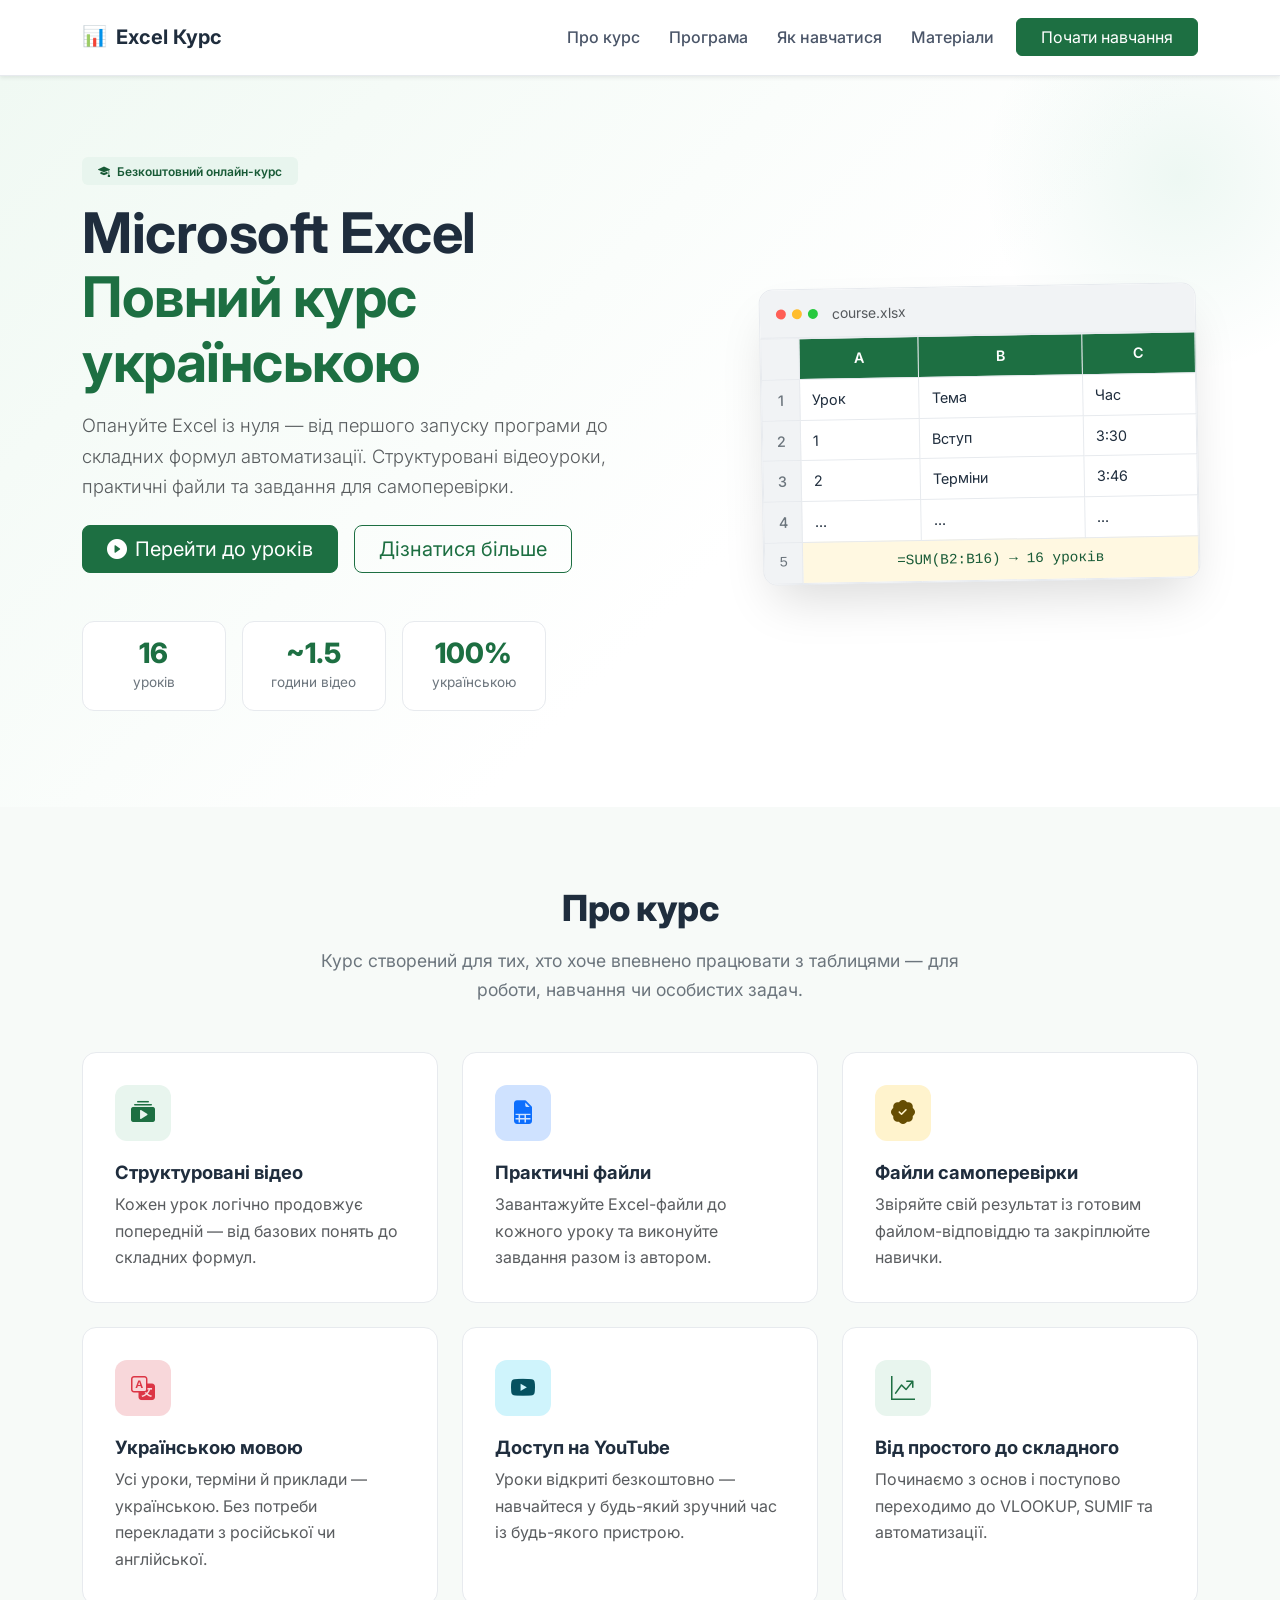
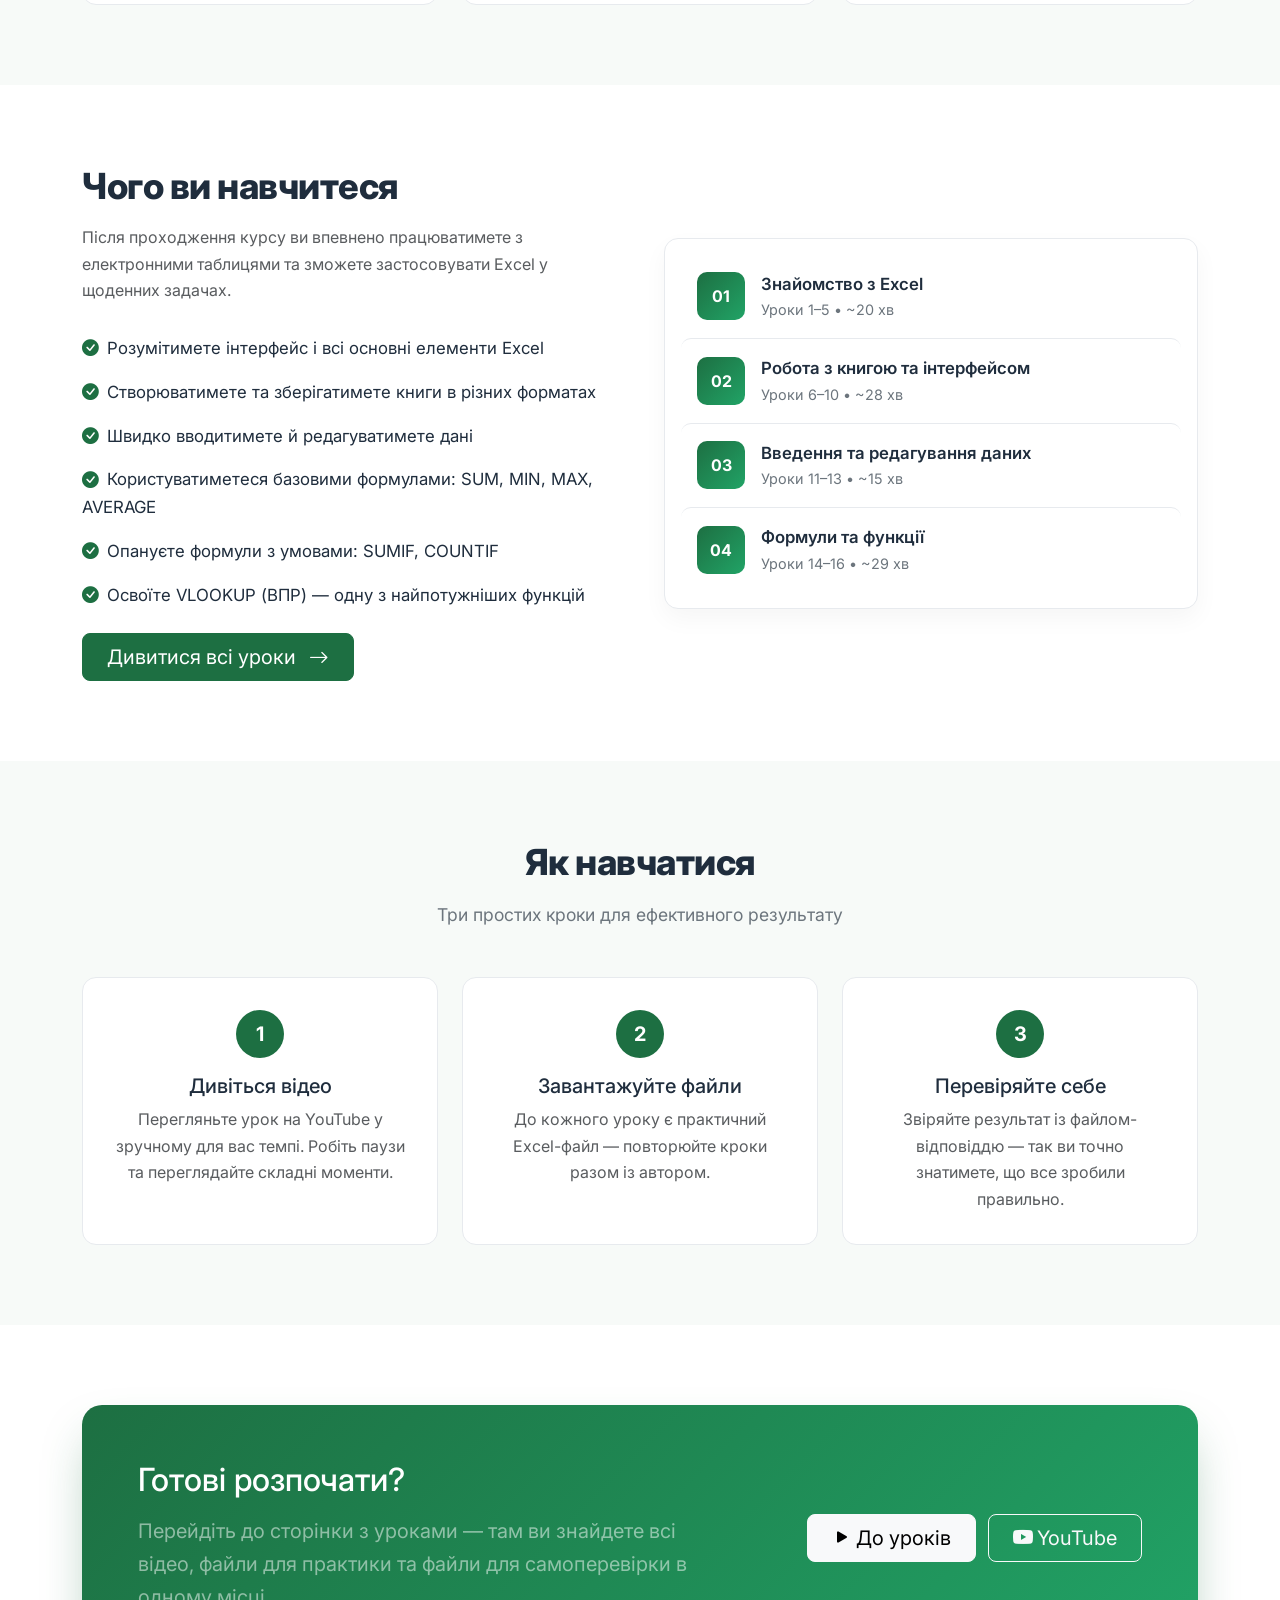
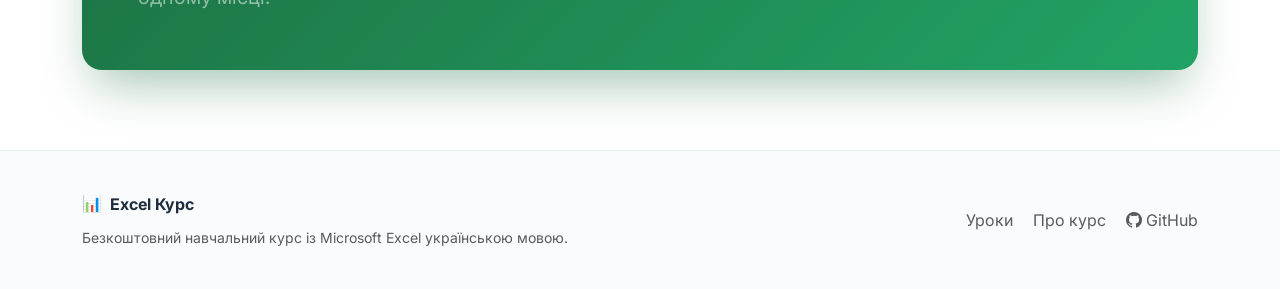
<file: index.html>
<!DOCTYPE html>
<html lang="uk">
<head>
    <meta charset="UTF-8">
    <meta name="viewport" content="width=device-width, initial-scale=1.0">
    <meta name="description" content="Безкоштовний курс Microsoft Excel українською мовою. Від основ до складних формул — навчайтеся на YouTube з практичними завданнями.">
    <meta name="keywords" content="Excel, Ексель, курс українською, навчання Excel, формули Excel, VLOOKUP, ВПР, безкоштовний курс">
    <title>Microsoft Excel — Повний курс українською</title>
    <link rel="icon" href="data:image/svg+xml,%3Csvg xmlns='http://www.w3.org/2000/svg' viewBox='0 0 100 100'%3E%3Ctext y='.9em' font-size='90'%3E%F0%9F%93%8A%3C/text%3E%3C/svg%3E">
    <link href="https://cdn.jsdelivr.net/npm/bootstrap@5.3.3/dist/css/bootstrap.min.css" rel="stylesheet">
    <link href="https://cdn.jsdelivr.net/npm/bootstrap-icons@1.11.3/font/bootstrap-icons.min.css" rel="stylesheet">
    <link href="https://fonts.googleapis.com/css2?family=Inter:wght@400;500;600;700;800&display=swap" rel="stylesheet">
    <link href="assets/css/style.css" rel="stylesheet">
</head>
<body>

<nav class="navbar navbar-expand-lg navbar-light bg-white sticky-top shadow-sm">
    <div class="container">
        <a class="navbar-brand fw-bold" href="index.html">
            <span class="brand-icon">📊</span> Excel Курс
        </a>
        <button class="navbar-toggler" type="button" data-bs-toggle="collapse" data-bs-target="#navMenu">
            <span class="navbar-toggler-icon"></span>
        </button>
        <div class="collapse navbar-collapse" id="navMenu">
            <ul class="navbar-nav ms-auto align-items-lg-center">
                <li class="nav-item"><a class="nav-link" href="#about">Про курс</a></li>
                <li class="nav-item"><a class="nav-link" href="#program">Програма</a></li>
                <li class="nav-item"><a class="nav-link" href="#how">Як навчатися</a></li>
                <li class="nav-item"><a class="nav-link" href="#materials">Матеріали</a></li>
                <li class="nav-item ms-lg-2">
                    <a class="btn btn-success px-4" href="lessons.html">Почати навчання</a>
                </li>
            </ul>
        </div>
    </div>
</nav>

<header class="hero">
    <div class="container">
        <div class="row align-items-center g-5">
            <div class="col-lg-7">
                <span class="badge bg-success-subtle text-success-emphasis fw-semibold mb-3 px-3 py-2">
                    <i class="bi bi-mortarboard-fill me-1"></i> Безкоштовний онлайн-курс
                </span>
                <h1 class="display-4 fw-bold mb-3">
                    Microsoft Excel<br>
                    <span class="text-success">Повний курс українською</span>
                </h1>
                <p class="lead text-muted mb-4">
                    Опануйте Excel із нуля — від першого запуску програми до складних формул автоматизації.
                    Структуровані відеоуроки, практичні файли та завдання для самоперевірки.
                </p>
                <div class="d-flex flex-wrap gap-3 mb-5">
                    <a href="lessons.html" class="btn btn-success btn-lg px-4">
                        <i class="bi bi-play-circle-fill me-2"></i>Перейти до уроків
                    </a>
                    <a href="#about" class="btn btn-outline-success btn-lg px-4">
                        Дізнатися більше
                    </a>
                </div>
                <div class="row g-3 stats-row">
                    <div class="col-4">
                        <div class="stat-card">
                            <div class="stat-num">16</div>
                            <div class="stat-label">уроків</div>
                        </div>
                    </div>
                    <div class="col-4">
                        <div class="stat-card">
                            <div class="stat-num">~1.5</div>
                            <div class="stat-label">години відео</div>
                        </div>
                    </div>
                    <div class="col-4">
                        <div class="stat-card">
                            <div class="stat-num">100%</div>
                            <div class="stat-label">українською</div>
                        </div>
                    </div>
                </div>
            </div>
            <div class="col-lg-5">
                <div class="hero-card">
                    <div class="hero-card-header">
                        <span class="dot dot-red"></span>
                        <span class="dot dot-yellow"></span>
                        <span class="dot dot-green"></span>
                        <span class="ms-2 small text-muted">course.xlsx</span>
                    </div>
                    <div class="hero-card-body">
                        <table class="hero-table">
                            <thead>
                                <tr>
                                    <th></th>
                                    <th>A</th>
                                    <th>B</th>
                                    <th>C</th>
                                </tr>
                            </thead>
                            <tbody>
                                <tr><td>1</td><td>Урок</td><td>Тема</td><td>Час</td></tr>
                                <tr><td>2</td><td>1</td><td>Вступ</td><td>3:30</td></tr>
                                <tr><td>3</td><td>2</td><td>Терміни</td><td>3:46</td></tr>
                                <tr><td>4</td><td>...</td><td>...</td><td>...</td></tr>
                                <tr class="formula-row"><td>5</td><td colspan="3">=SUM(B2:B16) → 16 уроків</td></tr>
                            </tbody>
                        </table>
                    </div>
                </div>
            </div>
        </div>
    </div>
</header>

<section id="about" class="section section-light">
    <div class="container">
        <div class="text-center mb-5">
            <h2 class="section-title">Про курс</h2>
            <p class="section-subtitle">
                Курс створений для тих, хто хоче впевнено працювати з таблицями — для роботи, навчання чи особистих задач.
            </p>
        </div>
        <div class="row g-4">
            <div class="col-md-6 col-lg-4">
                <div class="feature-card">
                    <div class="feature-icon bg-success-subtle text-success">
                        <i class="bi bi-collection-play-fill"></i>
                    </div>
                    <h4>Структуровані відео</h4>
                    <p class="text-muted mb-0">
                        Кожен урок логічно продовжує попередній — від базових понять до складних формул.
                    </p>
                </div>
            </div>
            <div class="col-md-6 col-lg-4">
                <div class="feature-card">
                    <div class="feature-icon bg-primary-subtle text-primary">
                        <i class="bi bi-file-earmark-spreadsheet-fill"></i>
                    </div>
                    <h4>Практичні файли</h4>
                    <p class="text-muted mb-0">
                        Завантажуйте Excel-файли до кожного уроку та виконуйте завдання разом із автором.
                    </p>
                </div>
            </div>
            <div class="col-md-6 col-lg-4">
                <div class="feature-card">
                    <div class="feature-icon bg-warning-subtle text-warning-emphasis">
                        <i class="bi bi-patch-check-fill"></i>
                    </div>
                    <h4>Файли самоперевірки</h4>
                    <p class="text-muted mb-0">
                        Звіряйте свій результат із готовим файлом-відповіддю та закріплюйте навички.
                    </p>
                </div>
            </div>
            <div class="col-md-6 col-lg-4">
                <div class="feature-card">
                    <div class="feature-icon bg-danger-subtle text-danger">
                        <i class="bi bi-translate"></i>
                    </div>
                    <h4>Українською мовою</h4>
                    <p class="text-muted mb-0">
                        Усі уроки, терміни й приклади — українською. Без потреби перекладати з російської чи англійської.
                    </p>
                </div>
            </div>
            <div class="col-md-6 col-lg-4">
                <div class="feature-card">
                    <div class="feature-icon bg-info-subtle text-info-emphasis">
                        <i class="bi bi-youtube"></i>
                    </div>
                    <h4>Доступ на YouTube</h4>
                    <p class="text-muted mb-0">
                        Уроки відкриті безкоштовно — навчайтеся у будь-який зручний час із будь-якого пристрою.
                    </p>
                </div>
            </div>
            <div class="col-md-6 col-lg-4">
                <div class="feature-card">
                    <div class="feature-icon bg-success-subtle text-success">
                        <i class="bi bi-graph-up-arrow"></i>
                    </div>
                    <h4>Від простого до складного</h4>
                    <p class="text-muted mb-0">
                        Починаємо з основ і поступово переходимо до VLOOKUP, SUMIF та автоматизації.
                    </p>
                </div>
            </div>
        </div>
    </div>
</section>

<section id="program" class="section">
    <div class="container">
        <div class="row align-items-center g-5">
            <div class="col-lg-6">
                <h2 class="section-title text-start">Чого ви навчитеся</h2>
                <p class="text-muted mb-4">
                    Після проходження курсу ви впевнено працюватимете з електронними таблицями
                    та зможете застосовувати Excel у щоденних задачах.
                </p>
                <ul class="check-list">
                    <li><i class="bi bi-check-circle-fill text-success me-2"></i>Розумітимете інтерфейс і всі основні елементи Excel</li>
                    <li><i class="bi bi-check-circle-fill text-success me-2"></i>Створюватимете та зберігатимете книги в різних форматах</li>
                    <li><i class="bi bi-check-circle-fill text-success me-2"></i>Швидко вводитимете й редагуватимете дані</li>
                    <li><i class="bi bi-check-circle-fill text-success me-2"></i>Користуватиметеся базовими формулами: SUM, MIN, MAX, AVERAGE</li>
                    <li><i class="bi bi-check-circle-fill text-success me-2"></i>Опануєте формули з умовами: SUMIF, COUNTIF</li>
                    <li><i class="bi bi-check-circle-fill text-success me-2"></i>Освоїте VLOOKUP (ВПР) — одну з найпотужніших функцій</li>
                </ul>
                <a href="lessons.html" class="btn btn-success btn-lg mt-3 px-4">
                    Дивитися всі уроки <i class="bi bi-arrow-right ms-2"></i>
                </a>
            </div>
            <div class="col-lg-6">
                <div class="program-preview">
                    <div class="program-item">
                        <div class="program-num">01</div>
                        <div>
                            <div class="program-title">Знайомство з Excel</div>
                            <div class="program-meta">Уроки 1–5 • ~20 хв</div>
                        </div>
                    </div>
                    <div class="program-item">
                        <div class="program-num">02</div>
                        <div>
                            <div class="program-title">Робота з книгою та інтерфейсом</div>
                            <div class="program-meta">Уроки 6–10 • ~28 хв</div>
                        </div>
                    </div>
                    <div class="program-item">
                        <div class="program-num">03</div>
                        <div>
                            <div class="program-title">Введення та редагування даних</div>
                            <div class="program-meta">Уроки 11–13 • ~15 хв</div>
                        </div>
                    </div>
                    <div class="program-item">
                        <div class="program-num">04</div>
                        <div>
                            <div class="program-title">Формули та функції</div>
                            <div class="program-meta">Уроки 14–16 • ~29 хв</div>
                        </div>
                    </div>
                </div>
            </div>
        </div>
    </div>
</section>

<section id="how" class="section section-light">
    <div class="container">
        <div class="text-center mb-5">
            <h2 class="section-title">Як навчатися</h2>
            <p class="section-subtitle">Три простих кроки для ефективного результату</p>
        </div>
        <div class="row g-4">
            <div class="col-md-4">
                <div class="step-card">
                    <div class="step-num">1</div>
                    <h5>Дивіться відео</h5>
                    <p class="text-muted mb-0">
                        Перегляньте урок на YouTube у зручному для вас темпі. Робіть паузи та переглядайте складні моменти.
                    </p>
                </div>
            </div>
            <div class="col-md-4">
                <div class="step-card">
                    <div class="step-num">2</div>
                    <h5>Завантажуйте файли</h5>
                    <p class="text-muted mb-0">
                        До кожного уроку є практичний Excel-файл — повторюйте кроки разом із автором.
                    </p>
                </div>
            </div>
            <div class="col-md-4">
                <div class="step-card">
                    <div class="step-num">3</div>
                    <h5>Перевіряйте себе</h5>
                    <p class="text-muted mb-0">
                        Звіряйте результат із файлом-відповіддю — так ви точно знатимете, що все зробили правильно.
                    </p>
                </div>
            </div>
        </div>
    </div>
</section>

<section id="materials" class="section">
    <div class="container">
        <div class="cta-card">
            <div class="row align-items-center g-4">
                <div class="col-lg-7">
                    <h2 class="text-white mb-3">Готові розпочати?</h2>
                    <p class="text-white-50 mb-0 fs-5">
                        Перейдіть до сторінки з уроками — там ви знайдете всі відео, файли для практики
                        та файли для самоперевірки в одному місці.
                    </p>
                </div>
                <div class="col-lg-5 text-lg-end">
                    <a href="lessons.html" class="btn btn-light btn-lg px-4 me-2">
                        <i class="bi bi-play-fill me-1"></i>До уроків
                    </a>
                    <a href="https://www.youtube.com/" target="_blank" rel="noopener" class="btn btn-outline-light btn-lg px-4">
                        <i class="bi bi-youtube me-1"></i>YouTube
                    </a>
                </div>
            </div>
        </div>
    </div>
</section>

<footer class="footer">
    <div class="container">
        <div class="row align-items-center">
            <div class="col-md-6 text-center text-md-start">
                <div class="mb-2"><span class="brand-icon">📊</span> <strong>Excel Курс</strong></div>
                <p class="text-muted small mb-0">
                    Безкоштовний навчальний курс із Microsoft Excel українською мовою.
                </p>
            </div>
            <div class="col-md-6 text-center text-md-end mt-3 mt-md-0">
                <a href="lessons.html" class="text-muted text-decoration-none me-3">Уроки</a>
                <a href="#about" class="text-muted text-decoration-none me-3">Про курс</a>
                <a href="https://github.com/scripts-and-tables/excel-course-ua" target="_blank" rel="noopener" class="text-muted text-decoration-none">
                    <i class="bi bi-github"></i> GitHub
                </a>
            </div>
        </div>
    </div>
</footer>

<script src="https://cdn.jsdelivr.net/npm/bootstrap@5.3.3/dist/js/bootstrap.bundle.min.js"></script>
</body>
</html>
</file>
<file: assets/css/style.css>
:root {
    --excel-green: #1d6f42;
    --excel-green-dark: #185a36;
    --excel-green-light: #21a366;
    --excel-bg: #f7faf8;
    --text-dark: #1f2d3d;
    --border-soft: #e7eaee;
}

* {
    font-family: 'Inter', -apple-system, BlinkMacSystemFont, 'Segoe UI', sans-serif;
}

body {
    color: var(--text-dark);
    background: #ffffff;
    line-height: 1.65;
}

/* Bootstrap success color override to Excel green */
.btn-success {
    background-color: var(--excel-green);
    border-color: var(--excel-green);
}
.btn-success:hover,
.btn-success:focus {
    background-color: var(--excel-green-dark);
    border-color: var(--excel-green-dark);
}
.btn-outline-success {
    color: var(--excel-green);
    border-color: var(--excel-green);
}
.btn-outline-success:hover {
    background-color: var(--excel-green);
    border-color: var(--excel-green);
}
.text-success {
    color: var(--excel-green) !important;
}
.bg-success-subtle {
    background-color: #e8f5ee !important;
}
.text-success-emphasis {
    color: var(--excel-green-dark) !important;
}

/* Navbar */
.navbar {
    padding-top: 1rem;
    padding-bottom: 1rem;
    border-bottom: 1px solid var(--border-soft);
}
.navbar-brand {
    font-size: 1.25rem;
    color: var(--text-dark);
}
.brand-icon {
    display: inline-block;
    transform: translateY(-1px);
    margin-right: 4px;
}
.nav-link {
    color: #4a5568;
    font-weight: 500;
    margin: 0 0.4rem;
    transition: color 0.2s;
}
.nav-link:hover,
.nav-link.active {
    color: var(--excel-green);
}

/* Hero */
.hero {
    background: linear-gradient(135deg, #f0f9f3 0%, #ffffff 60%);
    padding: 5rem 0 6rem;
    position: relative;
    overflow: hidden;
}
.hero::before {
    content: "";
    position: absolute;
    top: -100px;
    right: -100px;
    width: 400px;
    height: 400px;
    background: radial-gradient(circle, rgba(33, 163, 102, 0.08) 0%, transparent 70%);
    border-radius: 50%;
    pointer-events: none;
}
.hero h1 {
    line-height: 1.15;
    letter-spacing: -0.5px;
}
.hero .lead {
    font-size: 1.15rem;
    max-width: 540px;
}

.stats-row {
    max-width: 480px;
}
.stat-card {
    background: #fff;
    border: 1px solid var(--border-soft);
    border-radius: 12px;
    padding: 1rem 0.75rem;
    text-align: center;
    transition: transform 0.2s, box-shadow 0.2s;
}
.stat-card:hover {
    transform: translateY(-2px);
    box-shadow: 0 8px 20px rgba(0, 0, 0, 0.06);
}
.stat-num {
    font-size: 1.75rem;
    font-weight: 800;
    color: var(--excel-green);
    line-height: 1.1;
}
.stat-label {
    font-size: 0.85rem;
    color: #6c757d;
    margin-top: 0.15rem;
}

/* Hero card (Excel mockup) */
.hero-card {
    background: #fff;
    border-radius: 14px;
    box-shadow: 0 25px 50px -12px rgba(0, 0, 0, 0.15);
    overflow: hidden;
    border: 1px solid var(--border-soft);
    transform: rotate(-1deg);
    transition: transform 0.3s ease;
}
.hero-card:hover {
    transform: rotate(0deg) scale(1.02);
}
.hero-card-header {
    background: #f1f3f5;
    padding: 0.75rem 1rem;
    display: flex;
    align-items: center;
    gap: 6px;
    border-bottom: 1px solid var(--border-soft);
}
.dot {
    width: 10px;
    height: 10px;
    border-radius: 50%;
    display: inline-block;
}
.dot-red { background: #ff5f56; }
.dot-yellow { background: #ffbd2e; }
.dot-green { background: #27c93f; }

.hero-card-body {
    padding: 0;
}
.hero-table {
    width: 100%;
    font-size: 0.9rem;
    border-collapse: collapse;
}
.hero-table th,
.hero-table td {
    border: 1px solid var(--border-soft);
    padding: 0.5rem 0.75rem;
}
.hero-table thead th {
    background: var(--excel-green);
    color: white;
    font-weight: 600;
    text-align: center;
}
.hero-table thead th:first-child {
    background: #f1f3f5;
    color: #6c757d;
    width: 38px;
}
.hero-table tbody td:first-child {
    background: #f1f3f5;
    color: #6c757d;
    text-align: center;
    font-weight: 500;
    width: 38px;
}
.formula-row td {
    background: #fff8e1;
    color: var(--excel-green-dark);
    font-family: 'Consolas', 'Monaco', monospace;
    font-weight: 500;
    text-align: center;
}

/* Sections */
.section {
    padding: 5rem 0;
}
.section-light {
    background: var(--excel-bg);
}
.section-title {
    font-size: 2.25rem;
    font-weight: 800;
    margin-bottom: 1rem;
    text-align: center;
    letter-spacing: -0.5px;
}
.section-subtitle {
    font-size: 1.1rem;
    color: #6c757d;
    text-align: center;
    max-width: 640px;
    margin: 0 auto;
}

/* Feature cards */
.feature-card {
    background: #fff;
    border: 1px solid var(--border-soft);
    border-radius: 14px;
    padding: 2rem;
    height: 100%;
    transition: transform 0.25s ease, box-shadow 0.25s ease;
}
.feature-card:hover {
    transform: translateY(-4px);
    box-shadow: 0 15px 30px rgba(0, 0, 0, 0.07);
}
.feature-icon {
    width: 56px;
    height: 56px;
    border-radius: 12px;
    display: flex;
    align-items: center;
    justify-content: center;
    font-size: 1.5rem;
    margin-bottom: 1.25rem;
}
.feature-card h4 {
    font-size: 1.15rem;
    font-weight: 700;
    margin-bottom: 0.5rem;
}

/* Check list */
.check-list {
    list-style: none;
    padding: 0;
    margin: 0;
}
.check-list li {
    padding: 0.5rem 0;
    font-size: 1.05rem;
}

/* Program preview */
.program-preview {
    background: #fff;
    border: 1px solid var(--border-soft);
    border-radius: 14px;
    padding: 1rem;
    box-shadow: 0 10px 25px rgba(0, 0, 0, 0.04);
}
.program-item {
    display: flex;
    align-items: center;
    gap: 1rem;
    padding: 1rem;
    border-radius: 10px;
    transition: background 0.2s;
}
.program-item + .program-item {
    border-top: 1px solid var(--border-soft);
}
.program-item:hover {
    background: var(--excel-bg);
}
.program-num {
    width: 48px;
    height: 48px;
    flex-shrink: 0;
    background: linear-gradient(135deg, var(--excel-green) 0%, var(--excel-green-light) 100%);
    color: #fff;
    border-radius: 10px;
    display: flex;
    align-items: center;
    justify-content: center;
    font-weight: 700;
}
.program-title {
    font-weight: 600;
    font-size: 1.05rem;
}
.program-meta {
    color: #6c757d;
    font-size: 0.9rem;
}

/* Step cards */
.step-card {
    background: #fff;
    border: 1px solid var(--border-soft);
    border-radius: 14px;
    padding: 2rem;
    text-align: center;
    height: 100%;
    transition: transform 0.2s;
}
.step-card:hover {
    transform: translateY(-3px);
}
.step-num {
    width: 48px;
    height: 48px;
    border-radius: 50%;
    background: var(--excel-green);
    color: #fff;
    font-weight: 700;
    font-size: 1.25rem;
    display: inline-flex;
    align-items: center;
    justify-content: center;
    margin-bottom: 1rem;
}

/* CTA card */
.cta-card {
    background: linear-gradient(135deg, var(--excel-green) 0%, var(--excel-green-light) 100%);
    border-radius: 20px;
    padding: 3.5rem;
    box-shadow: 0 25px 50px -12px rgba(29, 111, 66, 0.4);
}

/* Footer */
.footer {
    background: #fafbfc;
    padding: 2.5rem 0;
    border-top: 1px solid var(--border-soft);
}

/* ------- Lessons page ------- */
.lessons-page {
    background: var(--excel-bg);
}

.lessons-hero {
    background: #fff;
    padding: 2.5rem 0 2rem;
    border-bottom: 1px solid var(--border-soft);
}
.lessons-hero h1 {
    letter-spacing: -0.5px;
}
.breadcrumb {
    margin-bottom: 0.75rem;
    font-size: 0.9rem;
}
.breadcrumb a {
    color: var(--excel-green);
    text-decoration: none;
}

/* Lesson card */
.lesson-card {
    background: #fff;
    border-radius: 14px;
    overflow: hidden;
    border: 1px solid var(--border-soft);
    height: 100%;
    display: flex;
    flex-direction: column;
    transition: transform 0.25s ease, box-shadow 0.25s ease;
}
.lesson-card:hover {
    transform: translateY(-4px);
    box-shadow: 0 20px 35px rgba(0, 0, 0, 0.08);
}
.lesson-thumb {
    position: relative;
    aspect-ratio: 16 / 9;
    overflow: hidden;
    background: #000;
    display: block;
    text-decoration: none;
}
.lesson-thumb img {
    width: 100%;
    height: 100%;
    object-fit: cover;
    transition: transform 0.4s ease;
}
.lesson-card:hover .lesson-thumb img {
    transform: scale(1.05);
}
.lesson-thumb-intro {
    background: linear-gradient(135deg, var(--excel-green) 0%, var(--excel-green-light) 100%);
    display: flex;
    align-items: center;
    justify-content: center;
    color: #fff;
}
.lesson-num {
    position: absolute;
    top: 12px;
    left: 12px;
    background: rgba(0, 0, 0, 0.65);
    color: #fff;
    font-weight: 700;
    font-size: 0.9rem;
    padding: 0.25rem 0.6rem;
    border-radius: 6px;
    backdrop-filter: blur(4px);
    z-index: 2;
}
.lesson-thumb-intro .lesson-num {
    background: rgba(255, 255, 255, 0.2);
}
.play-overlay {
    position: absolute;
    inset: 0;
    background: rgba(0, 0, 0, 0.35);
    display: flex;
    align-items: center;
    justify-content: center;
    opacity: 0;
    transition: opacity 0.25s ease;
}
.play-overlay i {
    font-size: 3.5rem;
    color: #fff;
    background: var(--excel-green);
    width: 72px;
    height: 72px;
    border-radius: 50%;
    display: flex;
    align-items: center;
    justify-content: center;
    box-shadow: 0 6px 18px rgba(0, 0, 0, 0.3);
    transform: scale(0.85);
    transition: transform 0.25s ease;
}
.lesson-card:hover .play-overlay {
    opacity: 1;
}
.lesson-card:hover .play-overlay i {
    transform: scale(1);
}

.lesson-body {
    padding: 1.25rem;
    flex-grow: 1;
    display: flex;
    flex-direction: column;
}
.lesson-meta {
    display: flex;
    justify-content: space-between;
    align-items: center;
    margin-bottom: 0.65rem;
}
.lesson-meta .badge {
    font-weight: 600;
    padding: 0.4rem 0.65rem;
}
.lesson-title {
    font-weight: 700;
    font-size: 1.05rem;
    margin-bottom: 0.5rem;
    line-height: 1.35;
}
.lesson-desc {
    color: #6c757d;
    font-size: 0.9rem;
    margin-bottom: 1rem;
    flex-grow: 1;
}
.lesson-actions {
    display: flex;
    gap: 6px;
    align-items: stretch;
}
.lesson-actions .btn {
    font-weight: 500;
}
.lesson-actions .btn-outline-secondary {
    border-color: var(--border-soft);
    color: #495057;
}
.lesson-actions .btn-outline-secondary:hover {
    background: var(--excel-bg);
    color: var(--excel-green);
    border-color: var(--excel-green);
}

.lesson-card.no-video .lesson-thumb {
    cursor: default;
}

/* Legend */
.legend-card {
    background: #fff;
    border: 1px solid var(--border-soft);
    border-radius: 12px;
    padding: 1.5rem;
}
.legend-card .btn.disabled {
    pointer-events: none;
    opacity: 0.7;
}

/* Responsive tweaks */
@media (max-width: 991px) {
    .hero {
        padding: 3rem 0 4rem;
        text-align: center;
    }
    .hero .stats-row {
        margin-left: auto;
        margin-right: auto;
    }
    .hero .lead {
        margin-left: auto;
        margin-right: auto;
    }
    .hero .d-flex {
        justify-content: center;
    }
    .section-title {
        font-size: 1.85rem;
    }
    .cta-card {
        padding: 2rem;
        text-align: center;
    }
}

@media (max-width: 575px) {
    .hero h1 {
        font-size: 2.25rem;
    }
    .stat-num {
        font-size: 1.4rem;
    }
}
</file>
